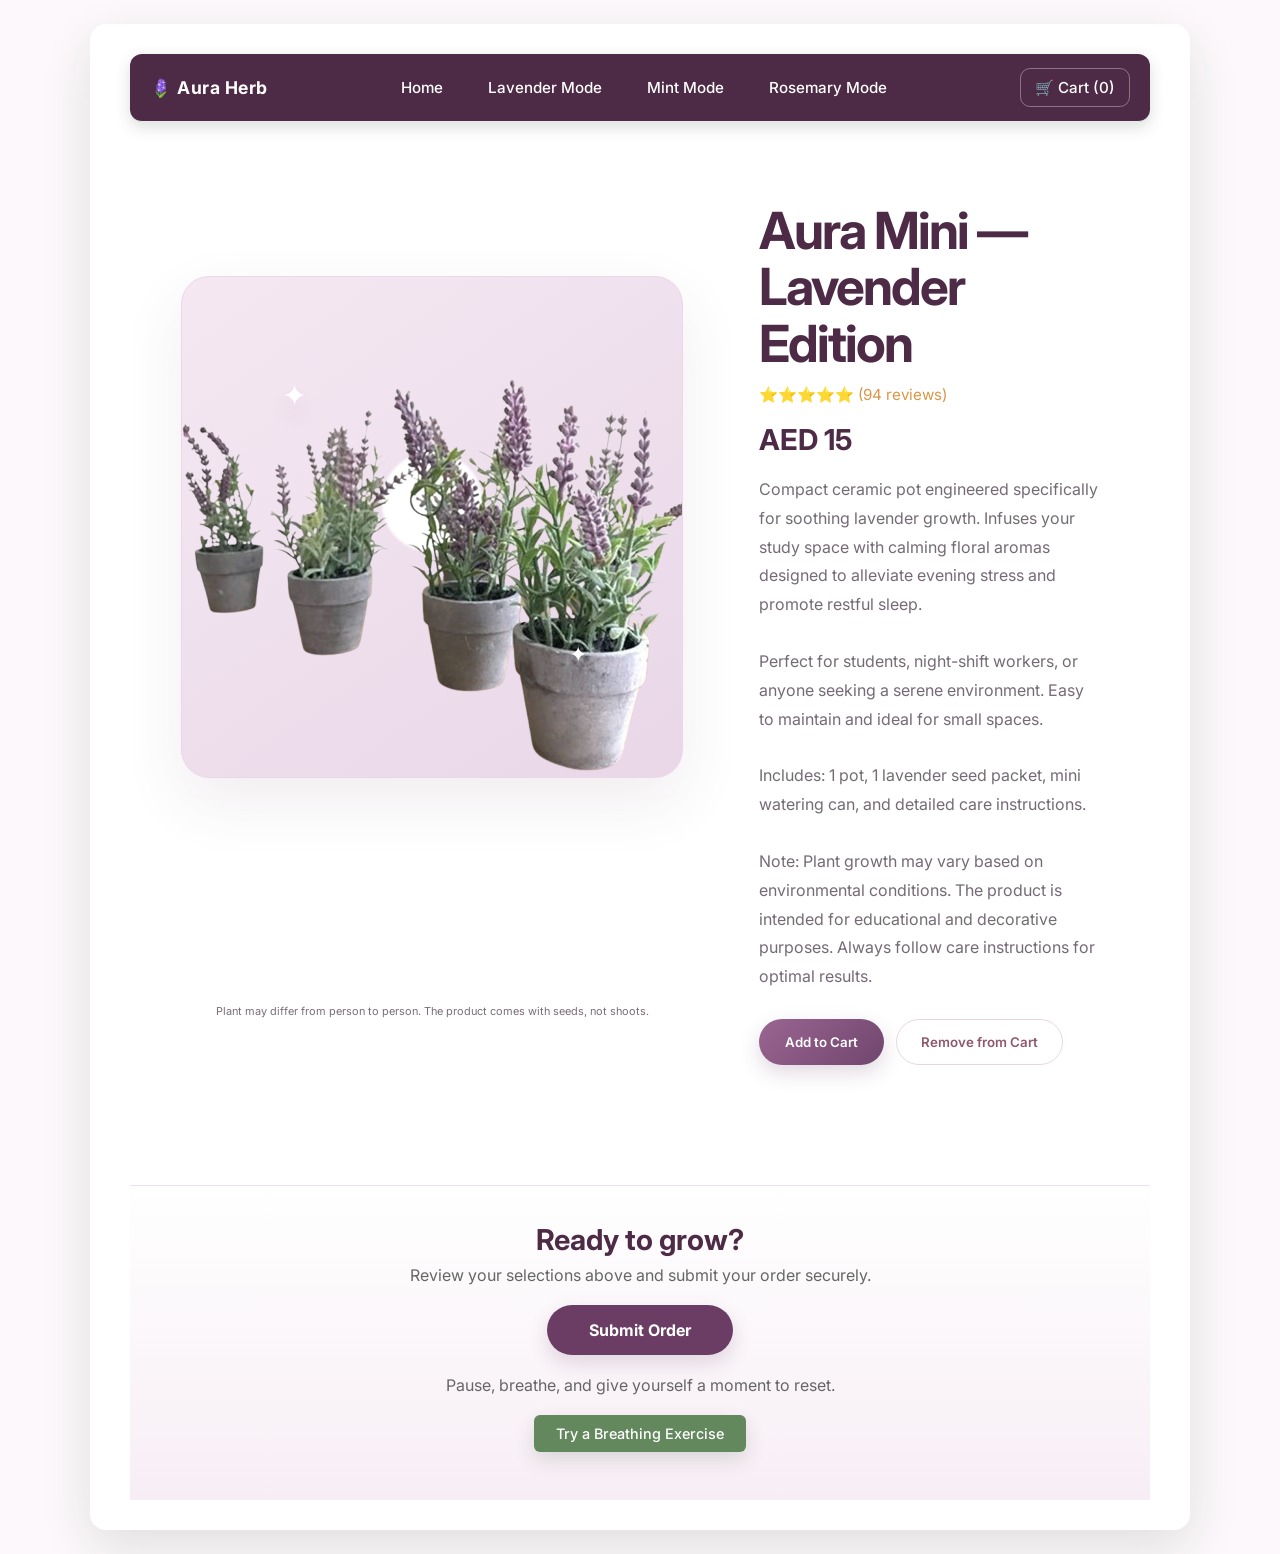
<file: addtocartmini.html>
<!DOCTYPE html>
<html lang="en">
<head>
    <meta charset="UTF-8">
    <meta name="viewport" content="width=device-width, initial-scale=1.0">
    <title>Aura Mini (Lavender) - Aura Herb</title>
    <link rel="stylesheet" href="style.css">
    <link href="https://fonts.googleapis.com/css2?family=Inter:wght@300;400;500;600;700&display=swap" rel="stylesheet">
    <style>
        :root { --theme-color: #8b5585; --theme-light: #f7eef5; }
        body { background: #fcf8fb; color: #392638; }
        .page-container { overflow: hidden; }
        .product-detail-container { display: grid; grid-template-columns: 1fr 1fr; gap: clamp(28px, 6vw, 76px); padding: clamp(36px, 7vw, 80px) 5%; align-items: center; }
        .product-visual { display: flex; flex-direction: column; gap: 14px; }
        .product-gallery { position: relative; isolation: isolate; min-height: 390px; background: radial-gradient(circle at 50% 45%, #fff 0 13%, transparent 14%), linear-gradient(145deg, #f5e8f2, #e9d7e8); border: 1px solid #ead8e8; box-shadow: 0 24px 60px #693d6018; border-radius: 28px; display: grid; place-items: center; font-size: clamp(100px, 15vw, 170px); }
        .product-gallery::before, .product-gallery::after { content: "✦"; position: absolute; color: #fff; font-size: 30px; animation: twinkle 3s ease-in-out infinite; }
        .product-gallery::before { top: 20%; left: 20%; }
        .product-gallery::after { right: 19%; bottom: 22%; font-size: 22px; animation-delay: 1.2s; }
        .product-gallery { animation: float-in 800ms both; }
        .product-gallery { text-shadow: 0 14px 20px #754f7025; }
        .product-note { grid-column: 1; grid-row: 2; color: #7a6d78; text-align: center; font-size: 0.82rem; line-height: 1.5; margin: 0; }
        .product-info { grid-column: 2; grid-row: 1 / span 2; animation: fade-up 700ms 120ms both; }
        .product-info h1 { color: #4d2a45; font-size: clamp(2rem, 4vw, 3.2rem); letter-spacing: -0.04em; line-height: 1.1; margin-bottom: 14px; }
        .rating { color: #d99745; margin-bottom: 18px; font-size: 0.95rem; }
        .price { font-size: 1.8rem; font-weight: 700; color: #4d2a45; margin-bottom: 18px; }
        .description { color: #756b75; font-size: 1rem; line-height: 1.8; margin-bottom: 28px; max-width: 52ch; }
        .cart-actions { display: flex; flex-wrap: wrap; gap: 12px; margin-bottom: 30px; }
        .btn-add, .btn-remove, .btn-submit { transition: transform 180ms ease, box-shadow 180ms ease, background-color 180ms ease; }
        .btn-add { background: linear-gradient(135deg, #9a6592, #70466d); color: white; border: none; padding: 14px 26px; border-radius: 999px; font-weight: 600; cursor: pointer; box-shadow: 0 8px 20px #70466d35; }
        .btn-remove { background-color: #fff; color: #8f596d; border: 1px solid #ead5df; padding: 14px 24px; border-radius: 999px; font-weight: 600; cursor: pointer; }
        .btn-add:hover, .btn-submit:hover { transform: translateY(-3px); box-shadow: 0 12px 24px #70466d40; }
        .btn-remove:hover { transform: translateY(-2px); background: #fbf1f5; }
        button:focus-visible, a:focus-visible { outline: 3px solid #d7a6d0; outline-offset: 4px; }
        .order-section { border-top: 1px solid #eddfeb; padding: 36px 20px 48px; margin-top: 10px; text-align: center; background: linear-gradient(180deg, transparent, #f7eef5); }
        .order-section h2 { color: #4d2a45; font-size: 1.8rem; margin-bottom: 8px; }
        .btn-submit { background-color: #6b3d64; color: white; border: none; padding: 15px 42px; font-size: 1rem; font-weight: 700; border-radius: 999px; cursor: pointer; box-shadow: 0 8px 20px #70466d30; }
        @keyframes float-in { from { opacity: 0; transform: translateY(18px) scale(.98); } to { opacity: 1; transform: translateY(0) scale(1); } }
        @keyframes fade-up { from { opacity: 0; transform: translateY(16px); } to { opacity: 1; transform: translateY(0); } }
        @keyframes twinkle { 0%, 100% { opacity: .4; transform: scale(.8) rotate(0); } 50% { opacity: 1; transform: scale(1.2) rotate(25deg); } }
        @media (max-width: 700px) { .product-detail-container { grid-template-columns: 1fr; padding-inline: 6%; } .product-gallery { min-height: 280px; } .product-note, .product-info { grid-column: 1; grid-row: auto; } .product-info h1 { font-size: 2.2rem; } }
        @media (prefers-reduced-motion: reduce) { *, *::before, *::after { animation-duration: .01ms !important; animation-iteration-count: 1 !important; scroll-behavior: auto !important; transition-duration: .01ms !important; } }
    </style>
</head>
<body>
    <div class="page-container">
        <header class="navbar" style="background-color: rgb(77,42,69);">
            <div class="logo-area"><a href="index.html" style="color:white; text-decoration:none;">🪻 Aura Herb</a></div>
            <nav class="nav-links">
                <a href="index.html">Home</a>
                <a href="addtocartmini.html">Lavender Mode</a>
                <a href="addtocartstudent.html">Mint Mode</a>
                <a href="addtocartpremium.html">Rosemary Mode</a>
            </nav>
            <div class="cart-area"><span class="cart-link" id="cart-counter">🛒 Cart (0)</span></div>
        </header>

        <main class="product-detail-container">
            <div class="product-gallery">
                <img src="minilaven.png" alt="Lavender Plant">
            </div>
            <p class="product-note"><small>Plant may differ from person to person. The product comes with seeds, not shoots.</small></p>
            <div class="product-info">
                <h1>Aura Mini — Lavender Edition</h1>
                <div class="rating">⭐⭐⭐⭐⭐ (94 reviews)</div>
                <div class="price">AED 15</div>
                <p class="description">Compact ceramic pot engineered specifically for soothing lavender growth. Infuses your study space with calming floral aromas designed to alleviate evening stress and promote restful sleep.</p>
                <p class="description">Perfect for students, night-shift workers, or anyone seeking a serene environment. Easy to maintain and ideal for small spaces.</p>
                <p class="description">Includes: 1 pot, 1 lavender seed packet, mini watering can, and detailed care instructions.</p>
                <p class="description">Note: Plant growth may vary based on environmental conditions. The product is intended for educational and decorative purposes. Always follow care instructions for optimal results.</p>
                               
                <div class="cart-actions">
                    <button class="btn-add" onclick="updateCart(1)">Add to Cart</button>
                    <button class="btn-remove" onclick="updateCart(-1)">Remove from Cart</button>
                </div>
            </div>
        </main>

        <section class="order-section">
            <h2>Ready to grow?</h2>
            <p style="color:#666; margin-bottom:20px;">Review your selections above and submit your order securely.</p>
            <button class="btn-submit" onclick="submitOrder()">Submit Order</button>
        
        
        <section class="breathing-cta" aria-label="Breathing exercise">
        <p style="color:#666; margin-top:20px;">Pause, breathe, and give yourself a moment to reset.</p>
        <a class="btn btn-primary" href="breathing-exercises.html" style="text-decoration:none; box-shadow:0 8px 20px #253c2424; margin-top:20px;">Try a Breathing Exercise</a>
    </section>
        
        </section>
    </div>

    <script>
        let cartCount = 0;
        function updateCart(change) {
            cartCount = Math.max(0, cartCount + change);
            document.getElementById('cart-counter').innerText = `🛒 Cart (${cartCount})`;
        }
        function submitOrder() {
            if(cartCount === 0) { alert('Your cart is empty!'); }
            else { alert('Order successfully submitted! Thank you for choosing Aura Herb.'); cartCount = 0; updateCart(0); }
        }
    </script>
</body>
</html>
</file>
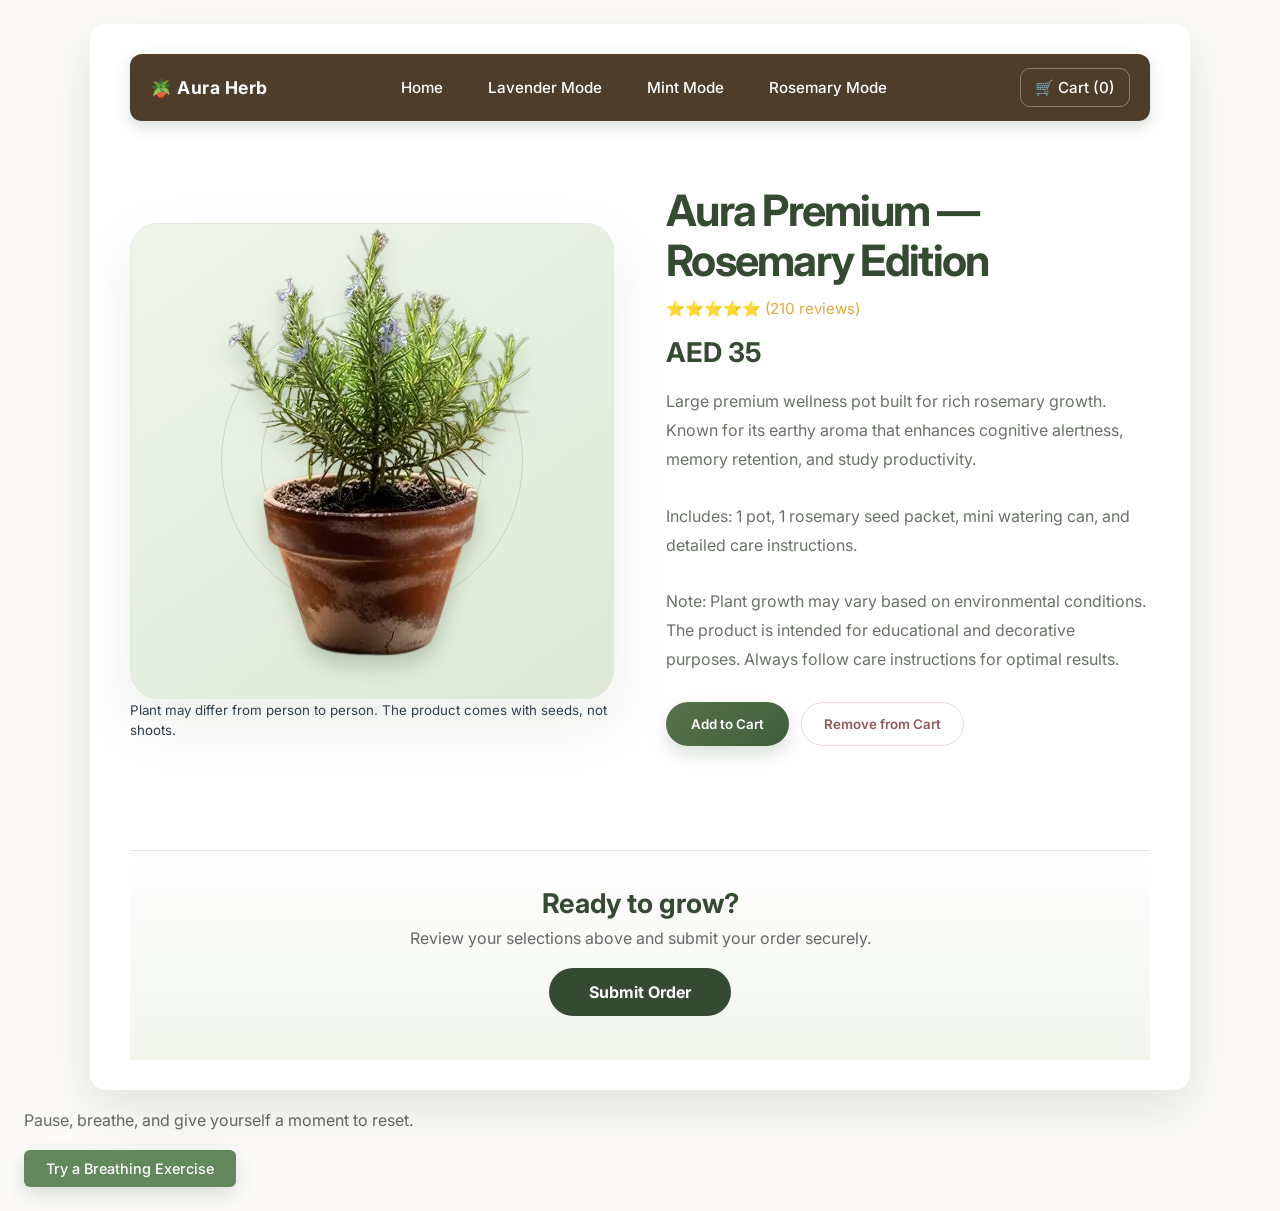
<file: addtocartpremium.html>
<!DOCTYPE html>
<html lang="en">
<head>
    <meta charset="UTF-8">
    <meta name="viewport" content="width=device-width, initial-scale=1.0">
    <title>Aura Premium (Rosemary) - Aura Herb</title>
    <link rel="stylesheet" href="style.css">
    <link href="https://fonts.googleapis.com/css2?family=Inter:wght@300;400;500;600;700&display=swap" rel="stylesheet">
    <style>
        :root { --theme-color: #58734c; --theme-light: #edf3e9; }
        body { background: #fbfaf7; }
        .page-container { overflow: hidden; }
        .product-detail-container { display: grid; grid-template-columns: 1fr 1fr; gap: 52px; padding: 64px 0; align-items: center; }
        .product-gallery { position: relative; min-height: 360px; overflow: hidden; background: radial-gradient(circle at 50% 42%, #fff 0 8%, transparent 9%), linear-gradient(145deg, #eff5e9, #dce9d5); border: 1px solid #e3ebdc; border-radius: 28px; display: grid; place-items: center; font-size: 130px; box-shadow: 0 24px 60px #58734c1c; animation: arrive .8s ease both; }
        .product-gallery::before, .product-gallery::after { content: ''; position: absolute; width: 220px; height: 220px; border: 1px solid #8da77e55; border-radius: 50%; animation: orbit 18s linear infinite; }
        .product-gallery::after { width: 300px; height: 300px; animation-direction: reverse; }
        .product-gallery { isolation: isolate; }
        .product-gallery > * { position: relative; z-index: 1; filter: drop-shadow(0 12px 10px #415d3540); animation: float 3.5s ease-in-out infinite; }
        .product-info { animation: arrive .8s .12s ease both; }
        .product-info h1 { color: #344a31; font-size: clamp(2rem, 4vw, 2.7rem); line-height: 1.15; margin-bottom: 14px; letter-spacing: -.04em; }
        .rating { color: #e6a83b; margin-bottom: 18px; font-size: 0.95rem; }
        .price { font-size: 1.7rem; font-weight: 700; color: #344a31; margin-bottom: 18px; }
        .description { color: #697267; font-size: 1rem; line-height: 1.8; margin-bottom: 28px; }
        .cart-actions { display: flex; flex-wrap: wrap; gap: 12px; margin-bottom: 30px; }
        .btn-add, .btn-remove, .btn-submit { transition: transform .2s ease, box-shadow .2s ease, background .2s ease; }
        .btn-add { background: linear-gradient(135deg, #58734c, #405d3c); color: white; border: none; padding: 13px 25px; border-radius: 999px; font-weight: 600; cursor: pointer; box-shadow: 0 8px 18px #58734c38; }
        .btn-remove { background: #fff; color: #8b5c56; border: 1px solid #ead8d4; padding: 13px 22px; border-radius: 999px; font-weight: 600; cursor: pointer; }
        .btn-add:hover, .btn-remove:hover, .btn-submit:hover { transform: translateY(-3px); box-shadow: 0 12px 24px #344a3128; }
        .order-section { border-top: 1px solid #e7e9e1; padding: 36px 20px 44px; margin-top: 10px; text-align: center; background: linear-gradient(180deg, transparent, #f1f5ed); }
        .order-section h2 { color: #344a31; font-size: 1.7rem; margin-bottom: 8px; }
        .btn-submit { background: #344a31; color: white; border: none; padding: 14px 40px; font-size: 1rem; font-weight: 700; border-radius: 999px; cursor: pointer; }
        @keyframes arrive { from { opacity: 0; transform: translateY(18px); } to { opacity: 1; transform: translateY(0); } }
        @keyframes float { 0%, 100% { transform: translateY(0) rotate(-3deg); } 50% { transform: translateY(-12px) rotate(3deg); } }
        @keyframes orbit { to { transform: rotate(360deg); } }
        @media (max-width: 700px) { .product-detail-container { grid-template-columns: 1fr; gap: 30px; padding: 32px 0; } .product-gallery { min-height: 260px; font-size: 100px; } }
        @media (prefers-reduced-motion: reduce) { *, *::before, *::after { animation-duration: .01ms !important; animation-iteration-count: 1 !important; scroll-behavior: auto !important; } }
    </style>
</head>
<body>
    <div class="page-container">
        <header class="navbar" style="background-color: rgb(77,61,42);">
            <div class="logo-area"><a href="index.html" style="color:white; text-decoration:none;">🪴 Aura Herb</a></div>
            <nav class="nav-links">
                <a href="index.html">Home</a>
                <a href="addtocartmini.html">Lavender Mode</a>
                <a href="addtocartstudent.html">Mint Mode</a>
                <a href="addtocartpremium.html">Rosemary Mode</a>
            </nav>
            <div class="cart-area"><span class="cart-link" id="cart-counter">🛒 Cart (0)</span></div>
        </header>

        <main class="product-detail-container">
            <div class="product-visual">
                <div class="product-gallery"><img src="premiumrosem.png" alt="Rosemary Plant"></div>
                <p class="product-note"><small>Plant may differ from person to person. The product comes with seeds, not shoots.</small></p>
            </div>
            <div class="product-info">
                <h1>Aura Premium — Rosemary Edition</h1>
                <div class="rating">⭐⭐⭐⭐⭐ (210 reviews)</div>
                <div class="price">AED 35</div>
                <p class="description">Large premium wellness pot built for rich rosemary growth. Known for its earthy aroma that enhances cognitive alertness, memory retention, and study productivity.</p>
                <p class="description">Includes: 1 pot, 1 rosemary seed packet, mini watering can, and detailed care instructions.</p>
                <p class="description">Note: Plant growth may vary based on environmental conditions. The product is intended for educational and decorative purposes. Always follow care instructions for optimal results.</p>

                <div class="cart-actions">
                    <button class="btn-add" onclick="updateCart(1)">Add to Cart</button>
                    <button class="btn-remove" onclick="updateCart(-1)">Remove from Cart</button>
                </div>
            </div>
        </main>

        <section class="order-section">
            <h2>Ready to grow?</h2>
            <p style="color:#666; margin-bottom:20px;">Review your selections above and submit your order securely.</p>
            <button class="btn-submit" onclick="submitOrder()">Submit Order</button>
        </section>
    </div>


     <section class="breathing-cta" aria-label="Breathing exercise">
        <p style="color:#666; margin-top:20px;">Pause, breathe, and give yourself a moment to reset.</p>
        <a class="btn btn-primary" href="breathing-exercises.html" style="text-decoration:none; box-shadow:0 8px 20px #253c2424; margin-top:20px;">Try a Breathing Exercise</a>
    </section>
    <script>
        let cartCount = 0;
        function updateCart(change) {
            cartCount = Math.max(0, cartCount + change);
            document.getElementById('cart-counter').innerText = `🛒 Cart (${cartCount})`;
        }
        function submitOrder() {
            if(cartCount === 0) { alert('Your cart is empty!'); }
            else { alert('Order successfully submitted! Thank you for choosing Aura Herb.'); cartCount = 0; updateCart(0); }
        }
    </script>
</body>
</html>
</file>
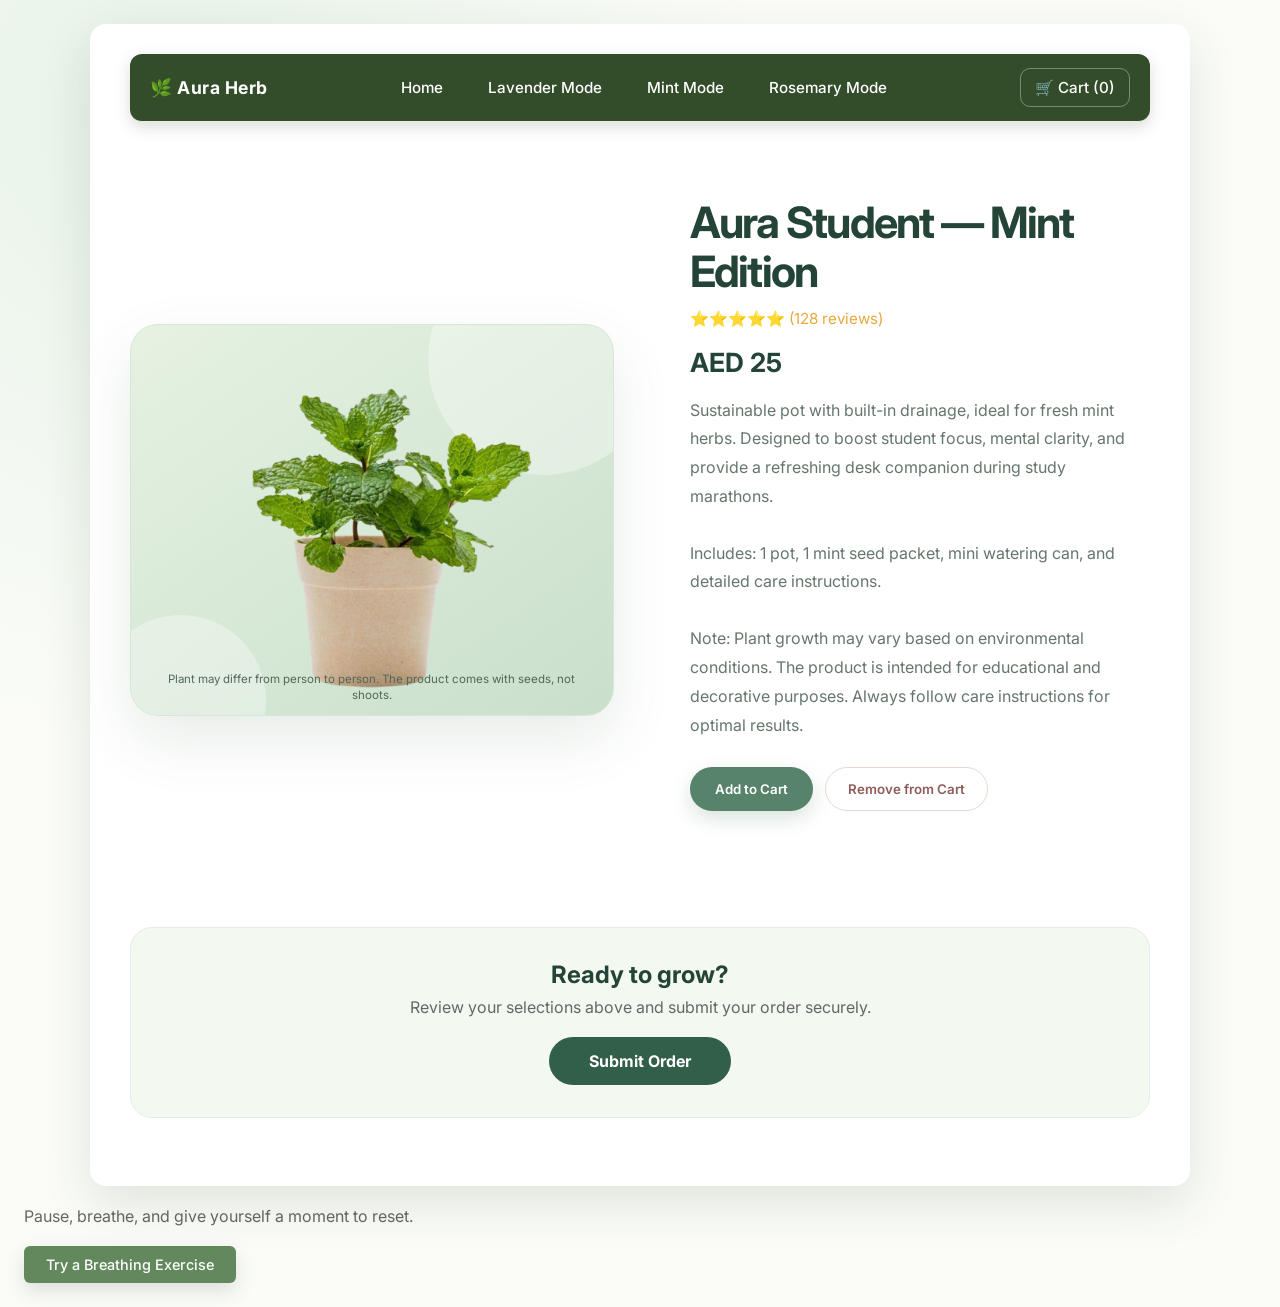
<file: addtocartstudent.html>
<!DOCTYPE html>
<html lang="en">
<head>
    <meta charset="UTF-8">
    <meta name="viewport" content="width=device-width, initial-scale=1.0">
    <title>Aura Student (Mint) - Aura Herb</title>
    <link rel="stylesheet" href="style.css">
    <link href="https://fonts.googleapis.com/css2?family=Inter:wght@300;400;500;600;700&display=swap" rel="stylesheet">
    <style>
        :root { --theme-color: #56836a; --theme-light: #edf6ed; --ink: #244438; }
        body { background: radial-gradient(ellipse at 12% 8%, #e7f3e8 0, transparent 38%), #fbfcf8; }
        .page-container { overflow: hidden; }
        .product-detail-container { display: grid; grid-template-columns: 1.05fr 1fr; gap: clamp(28px, 6vw, 76px); padding: clamp(32px, 6vw, 76px) 0; align-items: center; }
        .product-gallery { position: relative; min-height: 390px; overflow: hidden; background: linear-gradient(145deg, #e6f2e2, #c9dfcc); border: 1px solid #d6e7d5; border-radius: 28px; display: grid; place-items: center; font-size: clamp(100px, 16vw, 170px); box-shadow: 0 24px 60px #315f3b1c; animation: rise-in .8s ease both; }
        .product-gallery::before, .product-gallery::after { content: ''; position: absolute; border-radius: 50%; background: #ffffff55; }
        .product-gallery::before { width: 230px; height: 230px; top: -80px; right: -45px; }
        .product-gallery::after { width: 170px; height: 170px; bottom: -70px; left: -35px; }
        .product-gallery { isolation: isolate; }
        .product-gallery > * { z-index: 1; }
        .product-gallery img { display: block; width: 100%; height: 100%; max-height: 390px; object-fit: contain; }
        .product-gallery .product-note { position: absolute; z-index: 2; bottom: 12px; left: 16px; right: 16px; margin: 0; color: #52675a; font-size: .72rem; line-height: 1.4; text-align: center; }
        .product-gallery .product-note small { font-size: inherit; }
        .product-gallery { animation: rise-in .8s ease both; }
        .product-info { animation: rise-in .8s .12s ease both; }
        .product-info h1 { color: var(--ink); font-size: clamp(1.8rem, 4vw, 2.7rem); line-height: 1.14; letter-spacing: -.04em; margin-bottom: 12px; }
        .rating { color: #e8a83e; margin-bottom: 18px; font-size: .95rem; }
        .price { font-size: 1.65rem; font-weight: 700; color: var(--ink); margin-bottom: 18px; }
        .description { color: #66766c; font-size: 1rem; line-height: 1.8; margin-bottom: 28px; max-width: 52ch; }
        .cart-actions { display: flex; flex-wrap: wrap; gap: 12px; margin-bottom: 30px; }
        .btn-add, .btn-remove, .btn-submit { transition: transform .2s ease, box-shadow .2s ease, background .2s ease; }
        .btn-add { background: var(--theme-color); color: white; border: none; padding: 13px 25px; border-radius: 999px; font-weight: 600; cursor: pointer; box-shadow: 0 8px 20px #56836a38; }
        .btn-remove { background: #fff; color: #8f5c58; border: 1px solid #ead7d3; padding: 13px 22px; border-radius: 999px; font-weight: 600; cursor: pointer; }
        .btn-add:hover, .btn-remove:hover, .btn-submit:hover { transform: translateY(-3px); box-shadow: 0 12px 24px #24443825; }
        .btn-add:active, .btn-remove:active, .btn-submit:active { transform: translateY(0); }
        .order-section { border: 1px solid #e4eee4; background: #f3f8f1; border-radius: 22px; padding: 32px 20px; margin: 10px 0 38px; text-align: center; }
        .order-section h2 { color: var(--ink); margin: 0 0 8px; }
        .btn-submit { background: #315f49; color: white; border: none; padding: 14px 40px; font-size: 1rem; font-weight: 700; border-radius: 999px; cursor: pointer; }
        @keyframes rise-in { from { opacity: 0; transform: translateY(18px); } to { opacity: 1; transform: translateY(0); } }
        @media (max-width: 700px) { .product-detail-container { grid-template-columns: 1fr; gap: 28px; } .product-gallery { min-height: 280px; border-radius: 22px; } }
        @media (prefers-reduced-motion: reduce) { *, *::before, *::after { animation-duration: .01ms !important; animation-iteration-count: 1 !important; scroll-behavior: auto !important; transition-duration: .01ms !important; } }
    </style>
</head>
<body>
    <div class="page-container">
        <header class="navbar">
            <div class="logo-area"><a href="index.html" style="color:white; text-decoration:none;">🌿 Aura Herb</a></div>
            <nav class="nav-links">
                <a href="index.html">Home</a>
                <a href="addtocartmini.html">Lavender Mode</a>
                <a href="addtocartstudent.html">Mint Mode</a>
                <a href="addtocartpremium.html">Rosemary Mode</a>
            </nav>
            <div class="cart-area"><span class="cart-link" id="cart-counter">🛒 Cart (0)</span></div>
        </header>

        <main class="product-detail-container">
            <div class="product-gallery">
                <img src="studentmint.png" alt="Mint Plant">
                <p class="product-note"><small>Plant may differ from person to person. The product comes with seeds, not shoots.</small></p>
            </div>
            <div class="product-info">
                <h1>Aura Student — Mint Edition</h1>
                <div class="rating">⭐⭐⭐⭐⭐ (128 reviews)</div>
                <div class="price">AED 25</div>
                <p class="description">Sustainable pot with built-in drainage, ideal for fresh mint herbs. Designed to boost student focus, mental clarity, and provide a refreshing desk companion during study marathons.</p>
                <p class="description">Includes: 1 pot, 1 mint seed packet, mini watering can, and detailed care instructions.</p>
                <p class="description">Note: Plant growth may vary based on environmental conditions. The product is intended for educational and decorative purposes. Always follow care instructions for optimal results.</p>
               
                <div class="cart-actions">
                    <button class="btn-add" onclick="updateCart(1)">Add to Cart</button>
                    <button class="btn-remove" onclick="updateCart(-1)">Remove from Cart</button>
                </div>
            </div>
        </main>

        <section class="order-section">
            <h2>Ready to grow?</h2>
            <p style="color:#666; margin-bottom:20px;">Review your selections above and submit your order securely.</p>
            <button class="btn-submit" onclick="submitOrder()">Submit Order</button>
        </section>
    </div>

     <section class="breathing-cta" aria-label="Breathing exercise">
        <p style="color:#666; margin-top:20px;">Pause, breathe, and give yourself a moment to reset.</p>
        <a class="btn btn-primary" href="breathing-exercises.html" style="text-decoration:none; box-shadow:0 8px 20px #253c2424; margin-top:20px;">Try a Breathing Exercise</a>
    </section>

    <script>
        let cartCount = 0;
        function updateCart(change) {
            cartCount = Math.max(0, cartCount + change);
            document.getElementById('cart-counter').innerText = `🛒 Cart (${cartCount})`;
        }
        function submitOrder() {
            if(cartCount === 0) { alert('Your cart is empty!'); }
            else { alert('Order successfully submitted! Thank you for choosing Aura Herb.'); cartCount = 0; updateCart(0); }
        }
    </script>
</body>
</html>
</file>
<file: style.css>
/* Reset & Base Styles */
* {
    margin: 0;
    padding: 0;
    box-sizing: border-box;
    font-family: 'Inter', sans-serif;
}

body {
    background: radial-gradient(ellipse at top left, #e8efdf 0, #f5f5ee 48%, #e9eee6 100%);
    color: #2c3e50;
    padding: 24px;
    min-height: 100vh;
}

/* Outer Wrapper simulating window layout */
.page-container {
    max-width: 1100px;
    margin: 0 auto;
    background-color: #ffffff;
    border-radius: 16px;
    box-shadow: 0 18px 50px rgba(35, 57, 31, 0.12);
    overflow: hidden;
    padding: 30px 40px;
    animation: page-enter 0.7s ease-out both;
}

@keyframes page-enter {
    from { opacity: 0; transform: translateY(14px); }
    to { opacity: 1; transform: translateY(0); }
}

/* Navbar */
.navbar {
    display: flex;
    justify-content: space-between;
    align-items: center;
    padding: 14px 20px;
    border-bottom: 1px solid #eaeaea;
    background-color: rgb(51,77,42);
    border-radius: 12px;
    box-shadow: 0 5px 16px rgba(27, 48, 23, 0.16);
    animation: navbar-enter 0.5s ease-out both;
}

.logo-area {
    display: flex;
    align-items: center;
    gap: 8px;
    font-weight: 700;
    font-size: 1.1rem;
    letter-spacing: 0.5px;
    color: #fff;
    transition: transform 0.2s ease;
}

.logo-area:hover {
    transform: translateY(-2px);
}

.nav-links {
    display: flex;
    gap: 25px;
    color: white;
}
.nav-links a {
    text-decoration: none;
    color: white;
    font-size: 0.95rem;
    font-weight: 500;
    display: inline-block;
    padding: 8px 10px;
    border-radius: 8px;
    transition: color 0.2s ease, background-color 0.2s ease, transform 0.2s ease;
}

.nav-links a:hover {
    color: #dfeadf;
    background-color: rgba(255, 255, 255, 0.12);
    transform: translateY(-2px);
}

.cart-area .cart-link {
    text-decoration: none;
    color: #fdfcfc;
    font-weight: 500;
    font-size: 0.95rem;
    display: inline-block;
    padding: 9px 14px;
    border: 1px solid rgba(255, 255, 255, 0.35);
    border-radius: 10px;
    transition: background-color 0.2s ease, transform 0.2s ease, box-shadow 0.2s ease;
}

.cart-area .cart-link:hover {
    background-color: rgba(255, 255, 255, 0.12);
    transform: translateY(-2px);
    box-shadow: 0 4px 12px rgba(0, 0, 0, 0.14);
}

@keyframes navbar-enter {
    from { opacity: 0; transform: translateY(-8px); }
    to { opacity: 1; transform: translateY(0); }
}

@media (prefers-reduced-motion: reduce) {
    .navbar { animation: none; }
    .logo-area, .nav-links a, .cart-area .cart-link { transition: none; }
}

/* Hero Section */
.hero-section {
    display: flex;
    align-items: center;
    justify-content: space-between;
    padding: 64px 0;
    border-bottom: 1px solid #eaeaea;
    gap: 30px;
}

.hero-content {
    flex: 1;
}

.hero-title {
    font-size: clamp(2.2rem, 5vw, 3.5rem);
    line-height: 1.2;
    color: rgb(51,77,42);
    font-weight: 700;
    margin-bottom: 15px;
}

.hero-subtitle {
    font-size: 0.95rem;
    color: rgb(51,77,42);
    line-height: 1.5;
    margin-bottom: 25px;
}

.hero-buttons {
    display: flex;
    gap: 12px;
}
/* Enable smooth scrolling across the whole page */
html {
    scroll-behavior: smooth;
}

.hero-buttons {
    position: relative;
    z-index: 10; /* Ensures buttons sit above background layers and remain clickable */
}

.btn {
    padding: 10px 22px;
    border-radius: 6px;
    font-size: 0.9rem;
    font-weight: 500;
    cursor: pointer;
    transition: background 0.2s;
    display: inline-block; /* Ensures anchor tags behave properly like buttons */
}

.btn-primary {
    background-color: #63885e;
    color: #ffffff;
    border: none;
}

.btn-primary:hover {
    background-color: #52734d;
}

.btn-secondary {
    background-color: #f3f4f6;
    color: #333;
    border: 1px solid #d1d5db;
}

.btn-secondary:hover {
    background-color: #e5e7eb;
}

/* Collection Section */
.collection-section {
    padding: 50px 0;
    text-align: center;
    border-bottom: 1px solid #eaeaea;
}

.section-header h2 {
    font-size: 1.6rem;
    color: #334d2a;
    margin-bottom: 8px;
}

.section-header p {
    font-size: 0.9rem;
    color: #687563;
    margin-bottom: 5px;
}

.product-grid {
    display: grid;
    grid-template-columns: repeat(3, 1fr);
    gap: 20px;
    margin-top: 24px;
}

.product-card {
    background: #ffffff;
    border: 1px solid #eaeaea;
    border-radius: 12px;
    padding: 25px 20px;
    text-align: center;
    box-shadow: 0 4px 12px rgba(0,0,0,0.02);
    transition: transform 0.3s ease, box-shadow 0.3s ease, border-color 0.3s ease;
}

.product-card:hover {
    transform: translateY(-7px);
    border-color: #c7d7bf;
    box-shadow: 0 14px 30px rgba(43, 77, 39, 0.12);
}

.product-img-box {
    font-size: 2.5rem;
    margin-bottom: 15px;
    background: #f4f7f4;
    padding: 20px;
    border-radius: 8px;
}

.product-name {
    font-size: 1.05rem;
    font-weight: 600;
    color: #222;
    margin-bottom: 6px;
}

.product-desc {
    font-size: 0.8rem;
    color: #666;
    margin-bottom: 15px;
    line-height: 1.4;
}

.product-price {
    font-size: 0.95rem;
    font-weight: 700;
    color: #2b4d27;
    margin-bottom: 15px;
}

.btn-card {
    width: 100%;
    background-color: #729c6e;
    color: white;
    padding: 10px 22px;
    border-radius: 6px;
    border: none;
    font-weight: 500;
    cursor: pointer;
}

.btn-card:hover {
    background-color: #60835c;
}

/* Footer Badges Container */
.footer-badges {
    display: flex;
    justify-content: space-around;
    padding-top: 35px;
    text-align: left;
}

.badge-item {
    display: flex;
    align-items: center;
    gap: 12px;
}

.badge-icon {
    font-size: 1.5rem;
    background: #f4f7f4;
    padding: 10px;
    border-radius: 8px;
}

.badge-item strong {
    font-size: 0.85rem;
    color: #333;
    display: block;
    margin-bottom: 2px;
}

.badge-item p {
    font-size: 0.75rem;
    color: #777;
}

/* Responsive adjustments */
@media (max-width: 768px) {
    body { padding: 12px; }
    .page-container { padding: 20px; }
    .hero-section, .product-grid, .footer-badges {
        flex-direction: column;
        grid-template-columns: 1fr;
        gap: 25px;
    }
    .navbar {
        flex-direction: column;
        gap: 15px;
    }
    .nav-links { flex-wrap: wrap; justify-content: center; gap: 8px; }
    .hero-section { padding: 40px 0; }
}

@media (prefers-reduced-motion: reduce) {
    *, *::before, *::after {
        animation-duration: 0.01ms !important;
        animation-iteration-count: 1 !important;
        scroll-behavior: auto !important;
        transition-duration: 0.01ms !important;
    }
}
</file>
